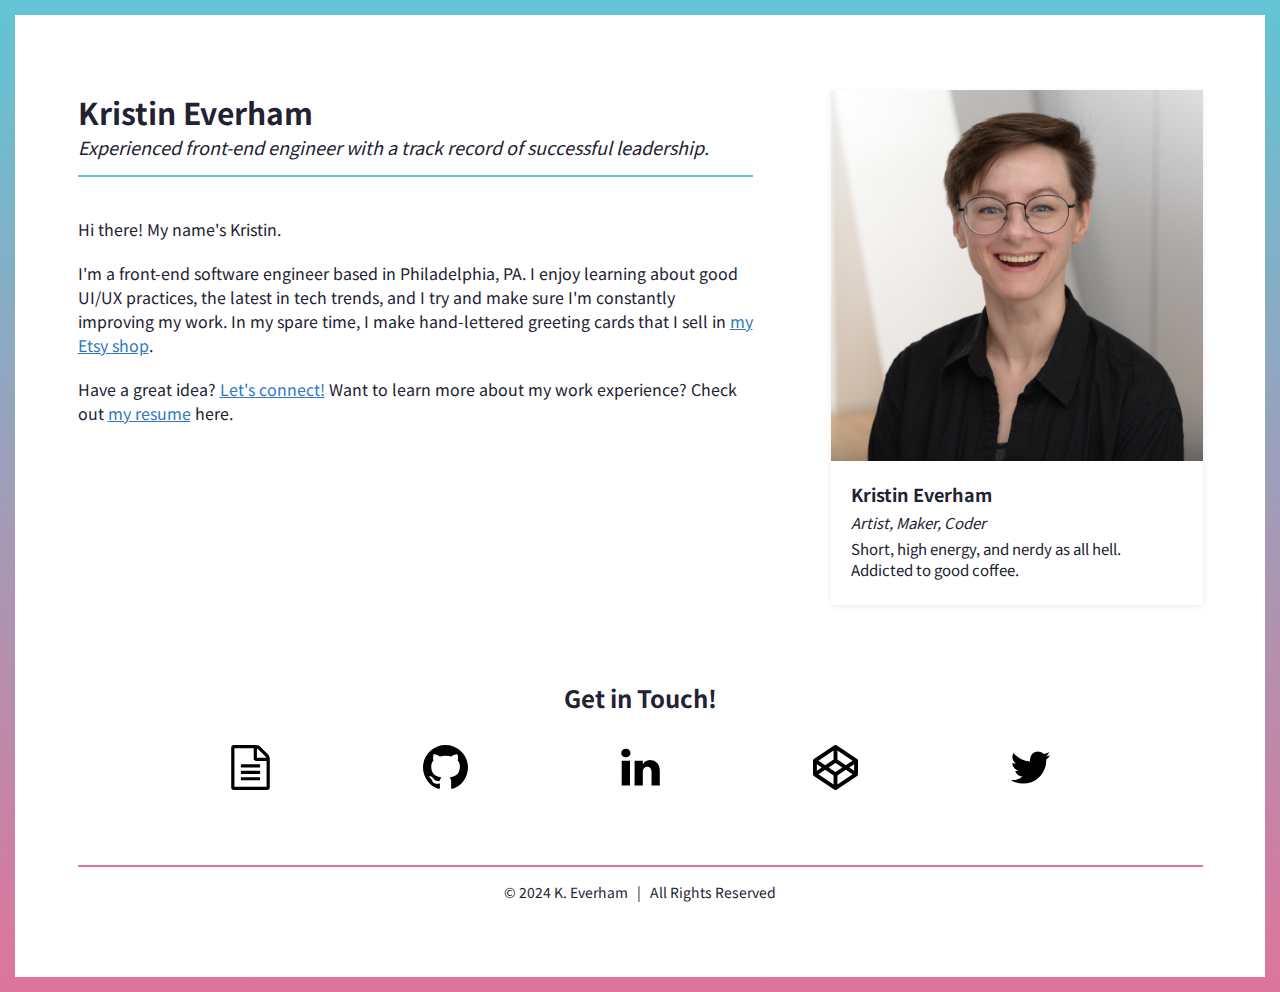
<file: index.html>
<!DOCTYPE html>
<html lang="en-US">
<head>
	<meta charset="utf-8">
	<title>Kristin Everham - Experienced front-end engineer with a track record of successful leadership.</title>
	<meta name="description" content="I'm a front-end engineer based out of Philadelphia, PA. I also do hand lettering and have an Etsy shop of greeting cards.">
	<meta name="author" content="Kristin Everham">
	<meta property="og:site_name" content="Kristin Everham Front-end Development and Hand Lettering"/>
	<meta property="og:title" content="Kristin Everham"/>
	<meta property="og:type" content="website"/>
	<meta property="og:image" content="https://www.kristineverham.com/images/KristinProfile.jpg"/>
	<link rel="shortcut icon" href="images/kbhfavicon.ico" />
	<meta name="viewport" content="width=device-width, initial-scale=1">

	<link rel="preconnect" href="https://fonts.gstatic.com">
	<link href="https://fonts.googleapis.com/css2?family=Noto+Sans+JP:wght@300;700&display=swap" rel="stylesheet">
	<link rel="stylesheet" href="styles/style.css" />
</head>

<body>

	<main class="u-inner">

		<div class="intro">
			<div class="intro__text">
				<h1 class="header__heading">
					<span class="header__heading-hero">Kristin Everham</span>
					<span class="header__heading-sub-line">Experienced front-end engineer with a track record of successful leadership.</span>
				</h1>

				<p>Hi there! My name's Kristin.</p>

				<p>I'm a front-end software engineer based in Philadelphia, PA. I enjoy learning about good UI/UX practices, the latest in tech trends, and I try and make sure I'm constantly improving my work. In my spare time, I make hand-lettered greeting cards that I sell in <a class="intro__link" href="http://hensonhandmade.etsy.com" target="_blank" rel="noopener noreferrer" title="Henson Handmade on Etsy">my Etsy shop</a>.</p>

				<p>Have a great idea? <a class="intro__link" href="mailto:kristin.everham@gmail.com">Let's connect!</a> Want to learn more about my work experience? Check out <a class="intro__link" href="Resume2024.pdf" title="Kristin Everham's resume" target="_blank">my resume</a> here.</p>
			</div>

			<div class="intro__card">
				<img class="intro__card-image" src="images/KristinProfile.jpg" alt="professional headshot of Kristin" />

				<p class="intro__card-info">
					<span class="intro__card-name">Kristin Everham</span>
					<span class="intro__card-role">Artist, Maker, Coder</span>
					<span>Short, high energy, and nerdy as all hell. Addicted to good coffee.</span>
				</p>

			</div>

		</div>
	</main>

	<footer class="footer">
		<div class="u-inner">

			<h2 class="u-section-title">Get in Touch!</h2>

			<div class="footer__social">

				<a class="footer__social-link" rel="noopener noreferrer" href="Resume2024.pdf" target="_blank" title="My Resume">
					<svg class="footer__social-icon" aria-label="Resume" viewBox="0 0 1792 1792" xmlns="http://www.w3.org/2000/svg" role="img">
						<path d="M1596 380q28 28 48 76t20 88v1152q0 40-28 68t-68 28h-1344q-40 0-68-28t-28-68v-1600q0-40 28-68t68-28h896q40 0 88 20t76 48zm-444-244v376h376q-10-29-22-41l-313-313q-12-12-41-22zm384 1528v-1024h-416q-40 0-68-28t-28-68v-416h-768v1536h1280zm-1024-864q0-14 9-23t23-9h704q14 0 23 9t9 23v64q0 14-9 23t-23 9h-704q-14 0-23-9t-9-23v-64zm736 224q14 0 23 9t9 23v64q0 14-9 23t-23 9h-704q-14 0-23-9t-9-23v-64q0-14 9-23t23-9h704zm0 256q14 0 23 9t9 23v64q0 14-9 23t-23 9h-704q-14 0-23-9t-9-23v-64q0-14 9-23t23-9h704z"/>
					</svg>
				</a>

				<a class="footer__social-link" rel="noopener noreferrer" href="https://github.com/alwayspork" target="_blank" title="GitHub">
					<svg class="footer__social-icon" aria-label="GitHub" viewBox="0 0 1024 1024" xmlns="http://www.w3.org/2000/svg" role="img">
						<path d="M8 0C3.58 0 0 3.58 0 8C0 11.54 2.29 14.53 5.47 15.59C5.87 15.66 6.02 15.42 6.02 15.21C6.02 15.02 6.01 14.39 6.01 13.72C4 14.09 3.48 13.23 3.32 12.78C3.23 12.55 2.84 11.84 2.5 11.65C2.22 11.5 1.82 11.13 2.49 11.12C3.12 11.11 3.57 11.7 3.72 11.94C4.44 13.15 5.59 12.81 6.05 12.6C6.12 12.08 6.33 11.73 6.56 11.53C4.78 11.33 2.92 10.64 2.92 7.58C2.92 6.71 3.23 5.99 3.74 5.43C3.66 5.23 3.38 4.41 3.82 3.31C3.82 3.31 4.49 3.1 6.02 4.13C6.66 3.95 7.34 3.86 8.02 3.86C8.7 3.86 9.38 3.95 10.02 4.13C11.55 3.09 12.22 3.31 12.22 3.31C12.66 4.41 12.38 5.23 12.3 5.43C12.81 5.99 13.12 6.7 13.12 7.58C13.12 10.65 11.25 11.33 9.47 11.53C9.76 11.78 10.01 12.26 10.01 13.01C10.01 14.08 10 14.94 10 15.21C10 15.42 10.15 15.67 10.55 15.59C13.71 14.53 16 11.53 16 8C16 3.58 12.42 0 8 0Z" transform="scale(64)"/>
					</svg>
				</a>

				<a class="footer__social-link" rel="noopener noreferrer" href="http://www.linkedin.com/in/kristineverham" target="_blank" title="LinkedIn">
					<svg class="footer__social-icon" aria-label="LinkedIn" viewBox="0 0 1792 1792" xmlns="http://www.w3.org/2000/svg" role="img">
						<path d="M477 625v991h-330v-991h330zm21-306q1 73-50.5 122t-135.5 49h-2q-82 0-132-49t-50-122q0-74 51.5-122.5t134.5-48.5 133 48.5 51 122.5zm1166 729v568h-329v-530q0-105-40.5-164.5t-126.5-59.5q-63 0-105.5 34.5t-63.5 85.5q-11 30-11 81v553h-329q2-399 2-647t-1-296l-1-48h329v144h-2q20-32 41-56t56.5-52 87-43.5 114.5-15.5q171 0 275 113.5t104 332.5z"/>
					</svg>
				</a>

				<a class="footer__social-link" rel="noopener noreferrer" href="http://codepen.io/artdork/" aria-label="Codepen" target="_blank" title="Codepen">
					<svg class="footer__social-icon" aria-label="Codepen" viewBox="0 0 1792 1792" xmlns="http://www.w3.org/2000/svg" role="img">
						<path d="M216 1169l603 402v-359l-334-223zm-62-144l193-129-193-129v258zm819 546l603-402-269-180-334 223v359zm-77-493l272-182-272-182-272 182zm-411-275l334-223v-359l-603 402zm960 93l193 129v-258zm-138-93l269-180-603-402v359zm485-180v546q0 41-34 64l-819 546q-21 13-43 13t-43-13l-819-546q-34-23-34-64v-546q0-41 34-64l819-546q21-13 43-13t43 13l819 546q34 23 34 64z"/>
					</svg>
				</a>

				<a class="footer__social-link" rel="noopener noreferrer" href="http://www.twitter.com/artdork" aria-label="Twitter" target="_blank" title="Twitter">
					<svg class="footer__social-icon" aria-label="Twitter" viewBox="0 0 1792 1792" xmlns="http://www.w3.org/2000/svg" role="img">
						<path d="M1684 408q-67 98-162 167 1 14 1 42 0 130-38 259.5t-115.5 248.5-184.5 210.5-258 146-323 54.5q-271 0-496-145 35 4 78 4 225 0 401-138-105-2-188-64.5t-114-159.5q33 5 61 5 43 0 85-11-112-23-185.5-111.5t-73.5-205.5v-4q68 38 146 41-66-44-105-115t-39-154q0-88 44-163 121 149 294.5 238.5t371.5 99.5q-8-38-8-74 0-134 94.5-228.5t228.5-94.5q140 0 236 102 109-21 205-78-37 115-142 178 93-10 186-50z"/>
					</svg>
				</a>
			</div>

			<p class="footer__copyright">
				&copy; 2024 K. Everham &nbsp; | &nbsp; All Rights Reserved
			</p>

		</div>
	</footer>

</body>
</html>
</file>
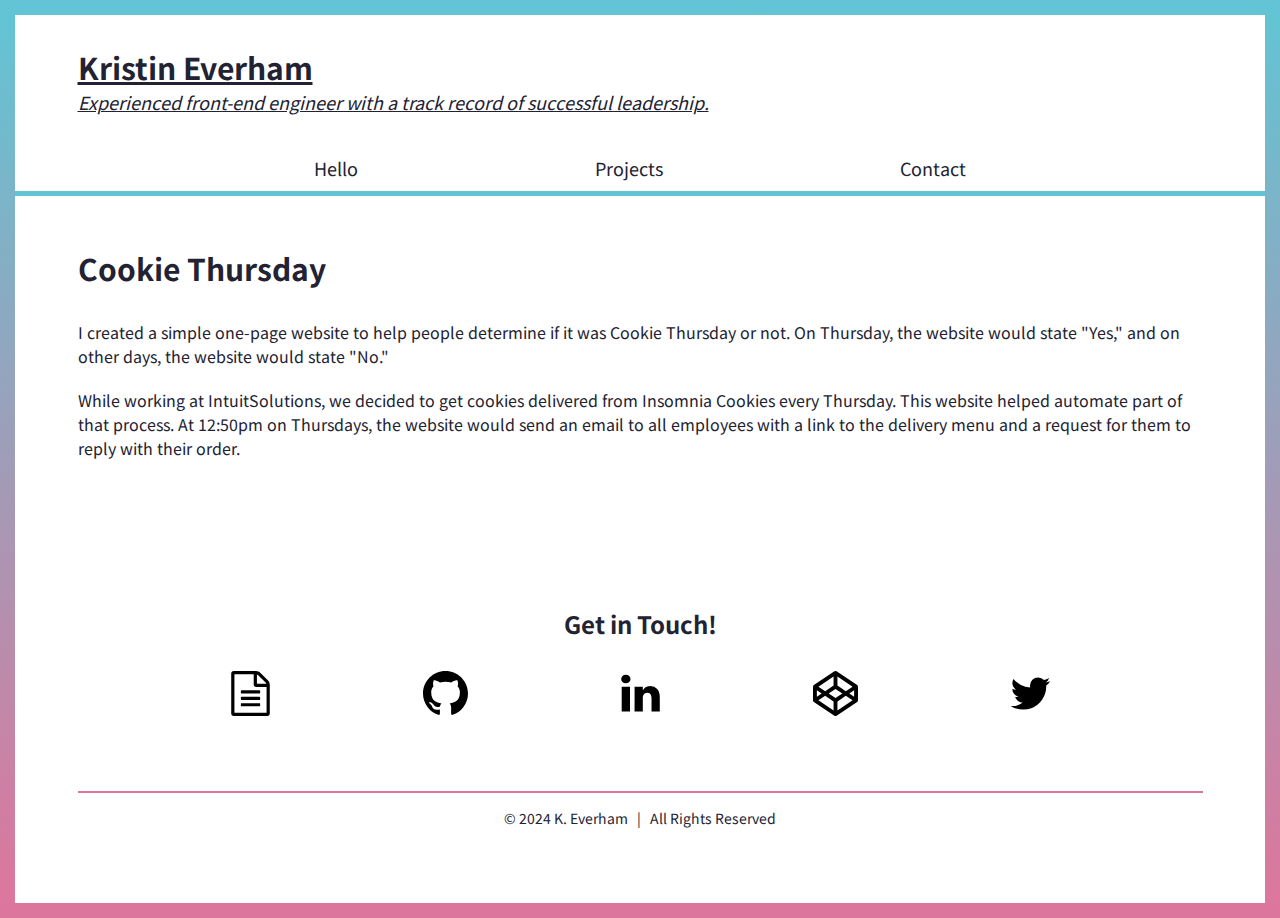
<file: work-cookie-thursday.html>
<!DOCTYPE html>
<html lang="en-US">
<head>
	<meta charset="utf-8">
	<title>Cookie Thursday One-Page Website | Work by Kristin Everham</title>
	<meta name="description" content="I'm a front-end engineer based out of Philadelphia, PA. I also do hand lettering, and have my own Etsy shop of greeting cards.">
	<meta name="author" content="Kristin Everham">
	<meta property="og:site_name" content="Kristin Everham Front-end Development and Hand Lettering"/>
	<meta property="og:title" content="Kristin Everham"/>
	<meta property="og:type" content="website"/>
	<meta property="og:image" content="https://www.kristineverham.com/images/cookiethurs-thumb.png"/>
	<link rel="shortcut icon" href="images/kbhfavicon.ico" />
	<meta name="viewport" content="width=device-width, initial-scale=1">

	<link rel="preconnect" href="https://fonts.gstatic.com">
	<link href="https://fonts.googleapis.com/css2?family=Noto+Sans+JP:wght@300;700&display=swap" rel="stylesheet">
	<link rel="stylesheet" href="styles/style.css" />
</head>

<body>

	<header class="header">
		<div class="u-inner">
			<a class="header__heading-link" href="/">
				<span class="header__heading-hero">Kristin Everham</span>
				<span class="header__heading-sub-line">Experienced front-end engineer with a track record of successful leadership.</span>
			</a>
		</div>
	</header>

	<nav class="navigation">
		<div class="u-inner">
			<ul class="navigation__list">
				<li class="navigation__list-item">
					<a class="navigation__link" href="/#hello">Hello</a>
				</li>
				<li class="navigation__list-item">
					<a class="navigation__link" href="/#projects">Projects</a>
				</li>
				<li class="navigation__list-item">
					<a class="navigation__link" href="/#contact">Contact</a>
				</li>
			</ul>
		</div>
	</nav>

	<main class="content-page">
		<div class="u-inner">

			<h1 class="u-section-title content-page__heading">Cookie Thursday</h1>

			<p class="content-page__text">I created a simple one-page website to help people determine if it was Cookie Thursday or not. On Thursday, the website would state "Yes," and on other days, the website would state "No."</p>

			<p class="content-page__text">While working at IntuitSolutions, we decided to get cookies delivered from Insomnia Cookies every Thursday. This website helped automate part of that process. At 12:50pm on Thursdays, the website would send an email to all employees with a link to the delivery menu and a request for them to reply with their order.</p>

		</div>
	</main>

	<footer class="footer">
		<div class="u-inner">

			<h2 class="u-section-title">Get in Touch!</h2>

			<div class="footer__social">

				<a class="footer__social-link" rel="noopener noreferrer" href="Resume2024.pdf" target="_blank" title="My Resume">
					<svg class="footer__social-icon" aria-label="Resume" viewBox="0 0 1792 1792" xmlns="http://www.w3.org/2000/svg" role="img">
						<path d="M1596 380q28 28 48 76t20 88v1152q0 40-28 68t-68 28h-1344q-40 0-68-28t-28-68v-1600q0-40 28-68t68-28h896q40 0 88 20t76 48zm-444-244v376h376q-10-29-22-41l-313-313q-12-12-41-22zm384 1528v-1024h-416q-40 0-68-28t-28-68v-416h-768v1536h1280zm-1024-864q0-14 9-23t23-9h704q14 0 23 9t9 23v64q0 14-9 23t-23 9h-704q-14 0-23-9t-9-23v-64zm736 224q14 0 23 9t9 23v64q0 14-9 23t-23 9h-704q-14 0-23-9t-9-23v-64q0-14 9-23t23-9h704zm0 256q14 0 23 9t9 23v64q0 14-9 23t-23 9h-704q-14 0-23-9t-9-23v-64q0-14 9-23t23-9h704z"/>
					</svg>
				</a>

				<a class="footer__social-link" rel="noopener noreferrer" href="https://github.com/alwayspork" target="_blank" title="GitHub">
					<svg class="footer__social-icon" aria-label="GitHub" viewBox="0 0 1024 1024" xmlns="http://www.w3.org/2000/svg" role="img">
						<path d="M8 0C3.58 0 0 3.58 0 8C0 11.54 2.29 14.53 5.47 15.59C5.87 15.66 6.02 15.42 6.02 15.21C6.02 15.02 6.01 14.39 6.01 13.72C4 14.09 3.48 13.23 3.32 12.78C3.23 12.55 2.84 11.84 2.5 11.65C2.22 11.5 1.82 11.13 2.49 11.12C3.12 11.11 3.57 11.7 3.72 11.94C4.44 13.15 5.59 12.81 6.05 12.6C6.12 12.08 6.33 11.73 6.56 11.53C4.78 11.33 2.92 10.64 2.92 7.58C2.92 6.71 3.23 5.99 3.74 5.43C3.66 5.23 3.38 4.41 3.82 3.31C3.82 3.31 4.49 3.1 6.02 4.13C6.66 3.95 7.34 3.86 8.02 3.86C8.7 3.86 9.38 3.95 10.02 4.13C11.55 3.09 12.22 3.31 12.22 3.31C12.66 4.41 12.38 5.23 12.3 5.43C12.81 5.99 13.12 6.7 13.12 7.58C13.12 10.65 11.25 11.33 9.47 11.53C9.76 11.78 10.01 12.26 10.01 13.01C10.01 14.08 10 14.94 10 15.21C10 15.42 10.15 15.67 10.55 15.59C13.71 14.53 16 11.53 16 8C16 3.58 12.42 0 8 0Z" transform="scale(64)"/>
					</svg>
				</a>

				<a class="footer__social-link" rel="noopener noreferrer" href="http://www.linkedin.com/in/kristineverham" target="_blank" title="LinkedIn">
					<svg class="footer__social-icon" aria-label="LinkedIn" viewBox="0 0 1792 1792" xmlns="http://www.w3.org/2000/svg" role="img">
						<path d="M477 625v991h-330v-991h330zm21-306q1 73-50.5 122t-135.5 49h-2q-82 0-132-49t-50-122q0-74 51.5-122.5t134.5-48.5 133 48.5 51 122.5zm1166 729v568h-329v-530q0-105-40.5-164.5t-126.5-59.5q-63 0-105.5 34.5t-63.5 85.5q-11 30-11 81v553h-329q2-399 2-647t-1-296l-1-48h329v144h-2q20-32 41-56t56.5-52 87-43.5 114.5-15.5q171 0 275 113.5t104 332.5z"/>
					</svg>
				</a>

				<a class="footer__social-link" rel="noopener noreferrer" href="http://codepen.io/artdork/" aria-label="Codepen" target="_blank" title="Codepen">
					<svg class="footer__social-icon" viewBox="0 0 1792 1792" xmlns="http://www.w3.org/2000/svg" role="img">
						<path d="M216 1169l603 402v-359l-334-223zm-62-144l193-129-193-129v258zm819 546l603-402-269-180-334 223v359zm-77-493l272-182-272-182-272 182zm-411-275l334-223v-359l-603 402zm960 93l193 129v-258zm-138-93l269-180-603-402v359zm485-180v546q0 41-34 64l-819 546q-21 13-43 13t-43-13l-819-546q-34-23-34-64v-546q0-41 34-64l819-546q21-13 43-13t43 13l819 546q34 23 34 64z"/>
					</svg>
				</a>

				<a class="footer__social-link" rel="noopener noreferrer" href="http://www.twitter.com/artdork" aria-label="Twitter" target="_blank" title="Twitter">
					<svg class="footer__social-icon" viewBox="0 0 1792 1792" xmlns="http://www.w3.org/2000/svg" role="img">
						<path d="M1684 408q-67 98-162 167 1 14 1 42 0 130-38 259.5t-115.5 248.5-184.5 210.5-258 146-323 54.5q-271 0-496-145 35 4 78 4 225 0 401-138-105-2-188-64.5t-114-159.5q33 5 61 5 43 0 85-11-112-23-185.5-111.5t-73.5-205.5v-4q68 38 146 41-66-44-105-115t-39-154q0-88 44-163 121 149 294.5 238.5t371.5 99.5q-8-38-8-74 0-134 94.5-228.5t228.5-94.5q140 0 236 102 109-21 205-78-37 115-142 178 93-10 186-50z"/>
					</svg>
				</a>
			</div>

			<p class="footer__copyright">
				&copy; 2024 K. Everham &nbsp; | &nbsp; All Rights Reserved
			</p>

		</div>
	</footer>

</body>
</html>
</file>
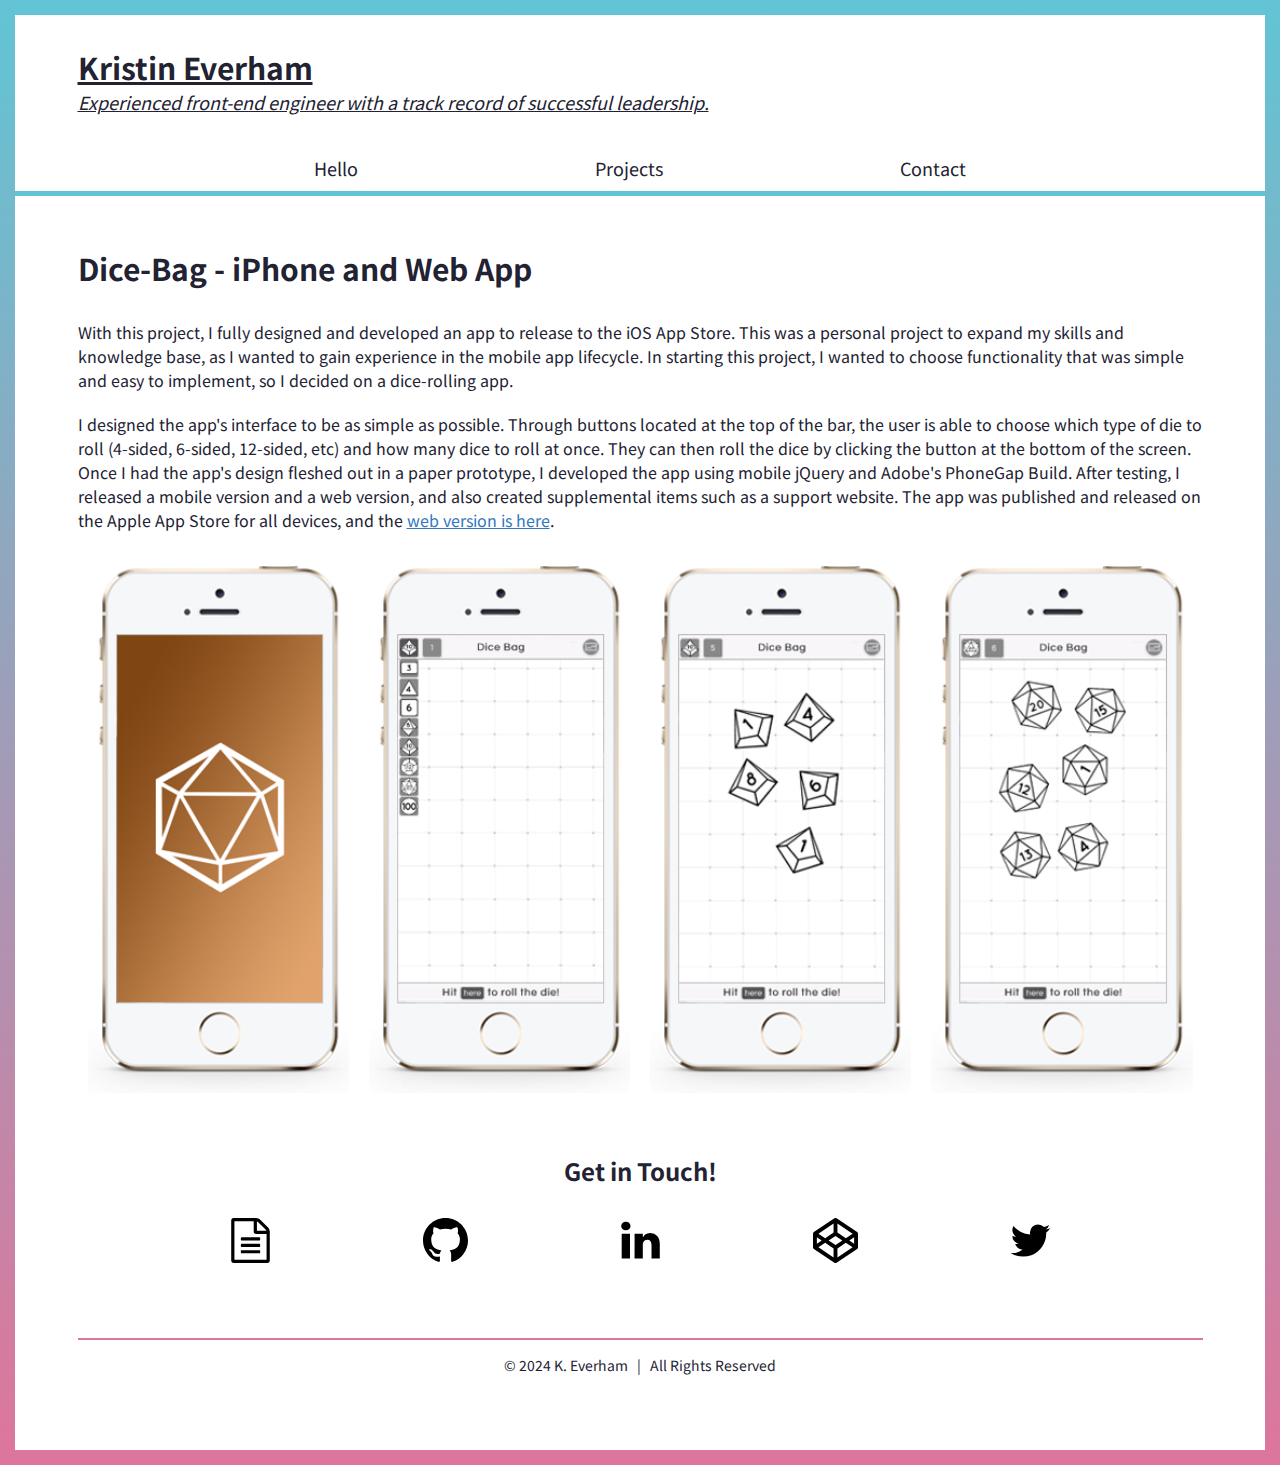
<file: work-dice-bag-app.html>
<!DOCTYPE html>
<html lang="en-US">
<head>
	<meta charset="utf-8">
	<title>Dice Bag App | Work by Kristin Everham</title>
	<meta name="description" content="I'm a front-end engineer based out of Philadelphia, PA. I also do hand lettering, and have my own Etsy shop of greeting cards.">
	<meta name="author" content="Kristin Everham">
	<meta property="og:site_name" content="Kristin Everham Front-end Development and Hand Lettering"/>
	<meta property="og:title" content="Kristin Everham"/>
	<meta property="og:type" content="website"/>
	<meta property="og:image" content="https://www.kristineverham.com/images/dice-thumb.png"/>
	<link rel="shortcut icon" href="images/kbhfavicon.ico" />
	<meta name="viewport" content="width=device-width, initial-scale=1">

	<link rel="preconnect" href="https://fonts.gstatic.com">
	<link href="https://fonts.googleapis.com/css2?family=Noto+Sans+JP:wght@300;700&display=swap" rel="stylesheet">
	<link rel="stylesheet" href="styles/style.css" />
</head>

<body>

	<header class="header">
		<div class="u-inner">
			<a class="header__heading-link" href="/">
				<span class="header__heading-hero">Kristin Everham</span>
				<span class="header__heading-sub-line">Experienced front-end engineer with a track record of successful leadership.</span>
			</a>
		</div>
	</header>

	<nav class="navigation">
		<div class="u-inner">
			<ul class="navigation__list">
				<li class="navigation__list-item">
					<a class="navigation__link" href="/#hello">Hello</a>
				</li>
				<li class="navigation__list-item">
					<a class="navigation__link" href="/#projects">Projects</a>
				</li>
				<li class="navigation__list-item">
					<a class="navigation__link" href="/#contact">Contact</a>
				</li>
			</ul>
		</div>
	</nav>

	<main class="content-page">
		<div class="u-inner">

			<h1 class="u-section-title content-page__heading">Dice-Bag - iPhone and Web App</h1>

			<p class="content-page__text">With this project, I fully designed and developed an app to release to the iOS App Store. This was a personal project to expand my skills and knowledge base, as I wanted to gain experience in the mobile app lifecycle. In starting this project, I wanted to choose functionality that was simple and easy to implement, so I decided on a dice-rolling app.</p>

			<p class="content-page__text">I designed the app's interface to be as simple as possible. Through buttons located at the top of the bar, the user is able to choose which type of die to roll (4-sided, 6-sided, 12-sided, etc) and how many dice to roll at once. They can then roll the dice by clicking the button at the bottom of the screen. Once I had the app's design fleshed out in a paper prototype, I developed the app using mobile jQuery and Adobe's PhoneGap Build. After testing, I released a mobile version and a web version, and also created supplemental items such as a support website. The app was published and released on the Apple App Store for all devices, and the <a class="content-page__link" href="https://romantic-panini-169a45.netlify.app/" rel="noopener noreferrer" title="Dice-Bag Web App">web version is here</a>.</p>

			<p class="u-row content-page__text">
				<img class="u-column u-column--half u-column--quarter-at-medium" src="images/work/dicebagload.png" alt="Dice-Bag splash screen" />
				<img class="u-column u-column--half u-column--quarter-at-medium" src="images/work/dicebagmenu.png" alt="Dice-Bag menu drop-downs" />
				<img class="u-column u-column--half u-column--quarter-at-medium" src="images/work/dicebag10.png" alt="rolling multiple 10-sided dice" />
				<img class="u-column u-column--half u-column--quarter-at-medium" src="images/work/dicebag20.png" alt="rolling multiple 20-sided dice" />
			</p>

		</div>
	</main>

	<footer class="footer">
		<div class="u-inner">

			<h2 class="u-section-title">Get in Touch!</h2>

			<div class="footer__social">

				<a class="footer__social-link" rel="noopener noreferrer" href="Resume2024.pdf" target="_blank" title="My Resume">
					<svg class="footer__social-icon" aria-label="Resume" viewBox="0 0 1792 1792" xmlns="http://www.w3.org/2000/svg" role="img">
						<path d="M1596 380q28 28 48 76t20 88v1152q0 40-28 68t-68 28h-1344q-40 0-68-28t-28-68v-1600q0-40 28-68t68-28h896q40 0 88 20t76 48zm-444-244v376h376q-10-29-22-41l-313-313q-12-12-41-22zm384 1528v-1024h-416q-40 0-68-28t-28-68v-416h-768v1536h1280zm-1024-864q0-14 9-23t23-9h704q14 0 23 9t9 23v64q0 14-9 23t-23 9h-704q-14 0-23-9t-9-23v-64zm736 224q14 0 23 9t9 23v64q0 14-9 23t-23 9h-704q-14 0-23-9t-9-23v-64q0-14 9-23t23-9h704zm0 256q14 0 23 9t9 23v64q0 14-9 23t-23 9h-704q-14 0-23-9t-9-23v-64q0-14 9-23t23-9h704z"/>
					</svg>
				</a>

				<a class="footer__social-link" rel="noopener noreferrer" href="https://github.com/alwayspork" target="_blank" title="GitHub">
					<svg class="footer__social-icon" aria-label="GitHub" viewBox="0 0 1024 1024" xmlns="http://www.w3.org/2000/svg" role="img">
						<path d="M8 0C3.58 0 0 3.58 0 8C0 11.54 2.29 14.53 5.47 15.59C5.87 15.66 6.02 15.42 6.02 15.21C6.02 15.02 6.01 14.39 6.01 13.72C4 14.09 3.48 13.23 3.32 12.78C3.23 12.55 2.84 11.84 2.5 11.65C2.22 11.5 1.82 11.13 2.49 11.12C3.12 11.11 3.57 11.7 3.72 11.94C4.44 13.15 5.59 12.81 6.05 12.6C6.12 12.08 6.33 11.73 6.56 11.53C4.78 11.33 2.92 10.64 2.92 7.58C2.92 6.71 3.23 5.99 3.74 5.43C3.66 5.23 3.38 4.41 3.82 3.31C3.82 3.31 4.49 3.1 6.02 4.13C6.66 3.95 7.34 3.86 8.02 3.86C8.7 3.86 9.38 3.95 10.02 4.13C11.55 3.09 12.22 3.31 12.22 3.31C12.66 4.41 12.38 5.23 12.3 5.43C12.81 5.99 13.12 6.7 13.12 7.58C13.12 10.65 11.25 11.33 9.47 11.53C9.76 11.78 10.01 12.26 10.01 13.01C10.01 14.08 10 14.94 10 15.21C10 15.42 10.15 15.67 10.55 15.59C13.71 14.53 16 11.53 16 8C16 3.58 12.42 0 8 0Z" transform="scale(64)"/>
					</svg>
				</a>

				<a class="footer__social-link" rel="noopener noreferrer" href="http://www.linkedin.com/in/kristineverham" target="_blank" title="LinkedIn">
					<svg class="footer__social-icon" aria-label="LinkedIn" viewBox="0 0 1792 1792" xmlns="http://www.w3.org/2000/svg" role="img">
						<path d="M477 625v991h-330v-991h330zm21-306q1 73-50.5 122t-135.5 49h-2q-82 0-132-49t-50-122q0-74 51.5-122.5t134.5-48.5 133 48.5 51 122.5zm1166 729v568h-329v-530q0-105-40.5-164.5t-126.5-59.5q-63 0-105.5 34.5t-63.5 85.5q-11 30-11 81v553h-329q2-399 2-647t-1-296l-1-48h329v144h-2q20-32 41-56t56.5-52 87-43.5 114.5-15.5q171 0 275 113.5t104 332.5z"/>
					</svg>
				</a>

				<a class="footer__social-link" rel="noopener noreferrer" href="http://codepen.io/artdork/" aria-label="Codepen" target="_blank" title="Codepen">
					<svg class="footer__social-icon" viewBox="0 0 1792 1792" xmlns="http://www.w3.org/2000/svg" role="img">
						<path d="M216 1169l603 402v-359l-334-223zm-62-144l193-129-193-129v258zm819 546l603-402-269-180-334 223v359zm-77-493l272-182-272-182-272 182zm-411-275l334-223v-359l-603 402zm960 93l193 129v-258zm-138-93l269-180-603-402v359zm485-180v546q0 41-34 64l-819 546q-21 13-43 13t-43-13l-819-546q-34-23-34-64v-546q0-41 34-64l819-546q21-13 43-13t43 13l819 546q34 23 34 64z"/>
					</svg>
				</a>

				<a class="footer__social-link" rel="noopener noreferrer" href="http://www.twitter.com/artdork" aria-label="Twitter" target="_blank" title="Twitter">
					<svg class="footer__social-icon" viewBox="0 0 1792 1792" xmlns="http://www.w3.org/2000/svg" role="img">
						<path d="M1684 408q-67 98-162 167 1 14 1 42 0 130-38 259.5t-115.5 248.5-184.5 210.5-258 146-323 54.5q-271 0-496-145 35 4 78 4 225 0 401-138-105-2-188-64.5t-114-159.5q33 5 61 5 43 0 85-11-112-23-185.5-111.5t-73.5-205.5v-4q68 38 146 41-66-44-105-115t-39-154q0-88 44-163 121 149 294.5 238.5t371.5 99.5q-8-38-8-74 0-134 94.5-228.5t228.5-94.5q140 0 236 102 109-21 205-78-37 115-142 178 93-10 186-50z"/>
					</svg>
				</a>
			</div>

			<p class="footer__copyright">
				&copy; 2024 K. Everham &nbsp; | &nbsp; All Rights Reserved
			</p>

		</div>
	</footer>

</body>
</html>
</file>
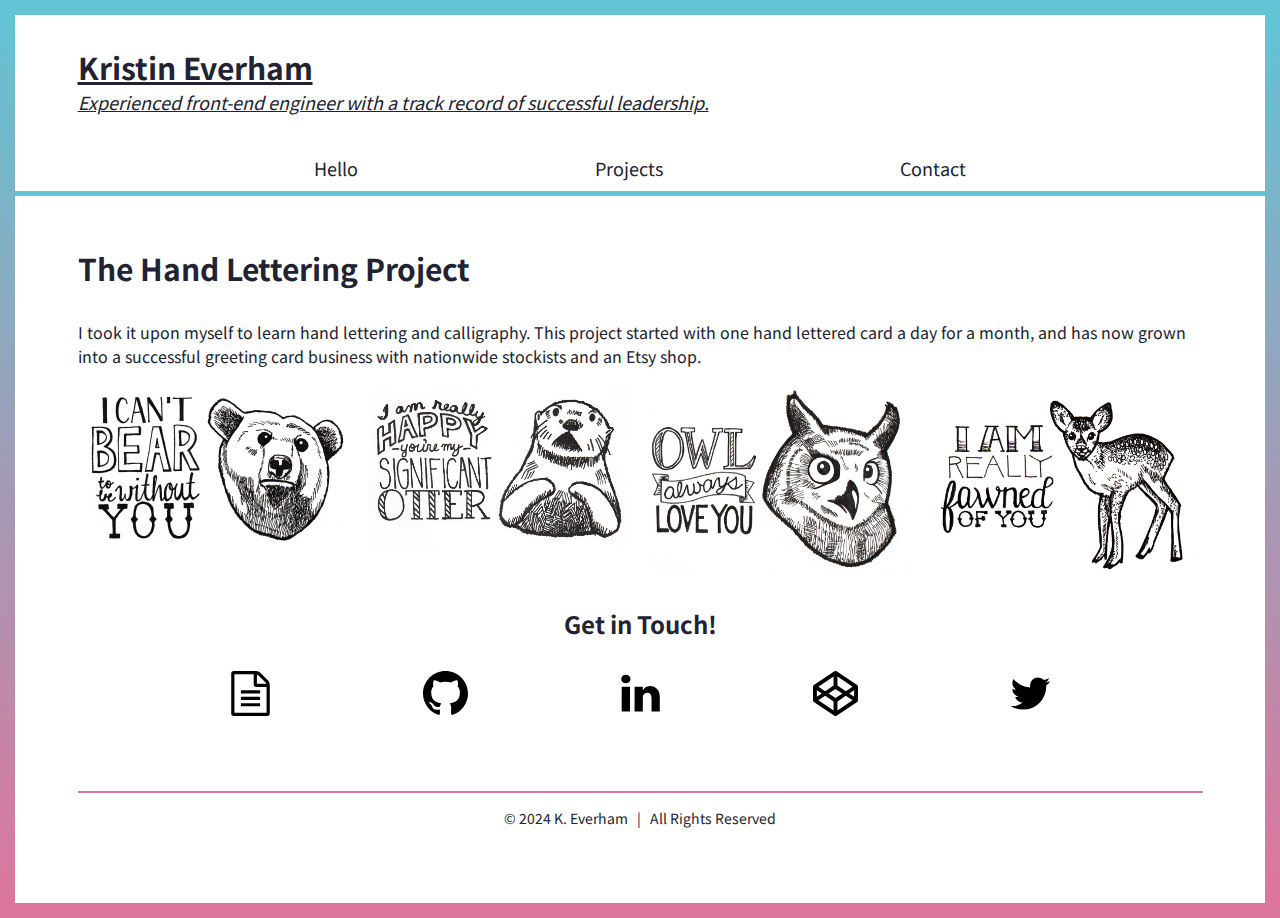
<file: work-hand-lettering.html>
<!DOCTYPE html>
<html lang="en-US">
<head>
	<meta charset="utf-8">
	<title>Hand Lettering and Illustration Project | Work by Kristin Everham</title>
	<meta name="description" content="I'm a front-end engineer based out of Philadelphia, PA. I also do hand lettering, and have my own Etsy shop of greeting cards.">
	<meta name="author" content="Kristin Everham">
	<meta property="og:site_name" content="Kristin Everham Front-end Development and Hand Lettering"/>
	<meta property="og:title" content="Kristin Everham"/>
	<meta property="og:type" content="website"/>
	<meta property="og:image" content="https://www.kristineverham.com/images/lettering-thumb.png"/>
	<link rel="shortcut icon" href="images/kbhfavicon.ico" />
	<meta name="viewport" content="width=device-width, initial-scale=1">

	<link rel="preconnect" href="https://fonts.gstatic.com">
	<link href="https://fonts.googleapis.com/css2?family=Noto+Sans+JP:wght@300;700&display=swap" rel="stylesheet">
	<link rel="stylesheet" href="styles/style.css" />
</head>

<body>

	<header class="header">
		<div class="u-inner">
			<a class="header__heading-link" href="/">
				<span class="header__heading-hero">Kristin Everham</span>
				<span class="header__heading-sub-line">Experienced front-end engineer with a track record of successful leadership.</span>
			</a>
		</div>
	</header>

	<nav class="navigation">
		<div class="u-inner">
			<ul class="navigation__list">
				<li class="navigation__list-item">
					<a class="navigation__link" href="/#hello">Hello</a>
				</li>
				<li class="navigation__list-item">
					<a class="navigation__link" href="/#projects">Projects</a>
				</li>
				<li class="navigation__list-item">
					<a class="navigation__link" href="/#contact">Contact</a>
				</li>
			</ul>
		</div>
	</nav>

	<main class="content-page">
		<div class="u-inner">

			<h1 class="u-section-title content-page__heading">The Hand Lettering Project</h1>

			<p class="content-page__text">I took it upon myself to learn hand lettering and calligraphy. This project started with one hand lettered card a day for a month, and has now grown into a successful greeting card business with nationwide stockists and an Etsy shop.</p>

			<p class="content-page__text">
				<img class="u-column u-column--half u-column--quarter-at-medium" src="images/work/bear.jpg" title="Hand Lettering - Bear" />
				<img class="u-column u-column--half u-column--quarter-at-medium" src="images/work/otter.jpg" title="Hand Lettering - Otter" />
				<img class="u-column u-column--half u-column--quarter-at-medium" src="images/work/owl.jpg" title="Hand Lettering - Owl" />
				<img class="u-column u-column--half u-column--quarter-at-medium" src="images/work/fawn.jpg" title="Hand Lettering - Fawn" />
			</p>

		</div>
	</main>

	<footer class="footer">
		<div class="u-inner">

			<h2 class="u-section-title">Get in Touch!</h2>

			<div class="footer__social">

				<a class="footer__social-link" rel="noopener noreferrer" href="Resume2024.pdf" target="_blank" title="My Resume">
					<svg class="footer__social-icon" aria-label="Resume" viewBox="0 0 1792 1792" xmlns="http://www.w3.org/2000/svg" role="img">
						<path d="M1596 380q28 28 48 76t20 88v1152q0 40-28 68t-68 28h-1344q-40 0-68-28t-28-68v-1600q0-40 28-68t68-28h896q40 0 88 20t76 48zm-444-244v376h376q-10-29-22-41l-313-313q-12-12-41-22zm384 1528v-1024h-416q-40 0-68-28t-28-68v-416h-768v1536h1280zm-1024-864q0-14 9-23t23-9h704q14 0 23 9t9 23v64q0 14-9 23t-23 9h-704q-14 0-23-9t-9-23v-64zm736 224q14 0 23 9t9 23v64q0 14-9 23t-23 9h-704q-14 0-23-9t-9-23v-64q0-14 9-23t23-9h704zm0 256q14 0 23 9t9 23v64q0 14-9 23t-23 9h-704q-14 0-23-9t-9-23v-64q0-14 9-23t23-9h704z"/>
					</svg>
				</a>

				<a class="footer__social-link" rel="noopener noreferrer" href="https://github.com/alwayspork" target="_blank" title="GitHub">
					<svg class="footer__social-icon" aria-label="GitHub" viewBox="0 0 1024 1024" xmlns="http://www.w3.org/2000/svg" role="img">
						<path d="M8 0C3.58 0 0 3.58 0 8C0 11.54 2.29 14.53 5.47 15.59C5.87 15.66 6.02 15.42 6.02 15.21C6.02 15.02 6.01 14.39 6.01 13.72C4 14.09 3.48 13.23 3.32 12.78C3.23 12.55 2.84 11.84 2.5 11.65C2.22 11.5 1.82 11.13 2.49 11.12C3.12 11.11 3.57 11.7 3.72 11.94C4.44 13.15 5.59 12.81 6.05 12.6C6.12 12.08 6.33 11.73 6.56 11.53C4.78 11.33 2.92 10.64 2.92 7.58C2.92 6.71 3.23 5.99 3.74 5.43C3.66 5.23 3.38 4.41 3.82 3.31C3.82 3.31 4.49 3.1 6.02 4.13C6.66 3.95 7.34 3.86 8.02 3.86C8.7 3.86 9.38 3.95 10.02 4.13C11.55 3.09 12.22 3.31 12.22 3.31C12.66 4.41 12.38 5.23 12.3 5.43C12.81 5.99 13.12 6.7 13.12 7.58C13.12 10.65 11.25 11.33 9.47 11.53C9.76 11.78 10.01 12.26 10.01 13.01C10.01 14.08 10 14.94 10 15.21C10 15.42 10.15 15.67 10.55 15.59C13.71 14.53 16 11.53 16 8C16 3.58 12.42 0 8 0Z" transform="scale(64)"/>
					</svg>
				</a>

				<a class="footer__social-link" rel="noopener noreferrer" href="http://www.linkedin.com/in/kristineverham" target="_blank" title="LinkedIn">
					<svg class="footer__social-icon" aria-label="LinkedIn" viewBox="0 0 1792 1792" xmlns="http://www.w3.org/2000/svg" role="img">
						<path d="M477 625v991h-330v-991h330zm21-306q1 73-50.5 122t-135.5 49h-2q-82 0-132-49t-50-122q0-74 51.5-122.5t134.5-48.5 133 48.5 51 122.5zm1166 729v568h-329v-530q0-105-40.5-164.5t-126.5-59.5q-63 0-105.5 34.5t-63.5 85.5q-11 30-11 81v553h-329q2-399 2-647t-1-296l-1-48h329v144h-2q20-32 41-56t56.5-52 87-43.5 114.5-15.5q171 0 275 113.5t104 332.5z"/>
					</svg>
				</a>

				<a class="footer__social-link" rel="noopener noreferrer" href="http://codepen.io/artdork/" aria-label="Codepen" target="_blank" title="Codepen">
					<svg class="footer__social-icon" viewBox="0 0 1792 1792" xmlns="http://www.w3.org/2000/svg" role="img">
						<path d="M216 1169l603 402v-359l-334-223zm-62-144l193-129-193-129v258zm819 546l603-402-269-180-334 223v359zm-77-493l272-182-272-182-272 182zm-411-275l334-223v-359l-603 402zm960 93l193 129v-258zm-138-93l269-180-603-402v359zm485-180v546q0 41-34 64l-819 546q-21 13-43 13t-43-13l-819-546q-34-23-34-64v-546q0-41 34-64l819-546q21-13 43-13t43 13l819 546q34 23 34 64z"/>
					</svg>
				</a>

				<a class="footer__social-link" rel="noopener noreferrer" href="http://www.twitter.com/artdork" aria-label="Twitter" target="_blank" title="Twitter">
					<svg class="footer__social-icon" viewBox="0 0 1792 1792" xmlns="http://www.w3.org/2000/svg" role="img">
						<path d="M1684 408q-67 98-162 167 1 14 1 42 0 130-38 259.5t-115.5 248.5-184.5 210.5-258 146-323 54.5q-271 0-496-145 35 4 78 4 225 0 401-138-105-2-188-64.5t-114-159.5q33 5 61 5 43 0 85-11-112-23-185.5-111.5t-73.5-205.5v-4q68 38 146 41-66-44-105-115t-39-154q0-88 44-163 121 149 294.5 238.5t371.5 99.5q-8-38-8-74 0-134 94.5-228.5t228.5-94.5q140 0 236 102 109-21 205-78-37 115-142 178 93-10 186-50z"/>
					</svg>
				</a>
			</div>

			<p class="footer__copyright">
				&copy; 2024 K. Everham &nbsp; | &nbsp; All Rights Reserved
			</p>

		</div>
	</footer>

</body>
</html>
</file>
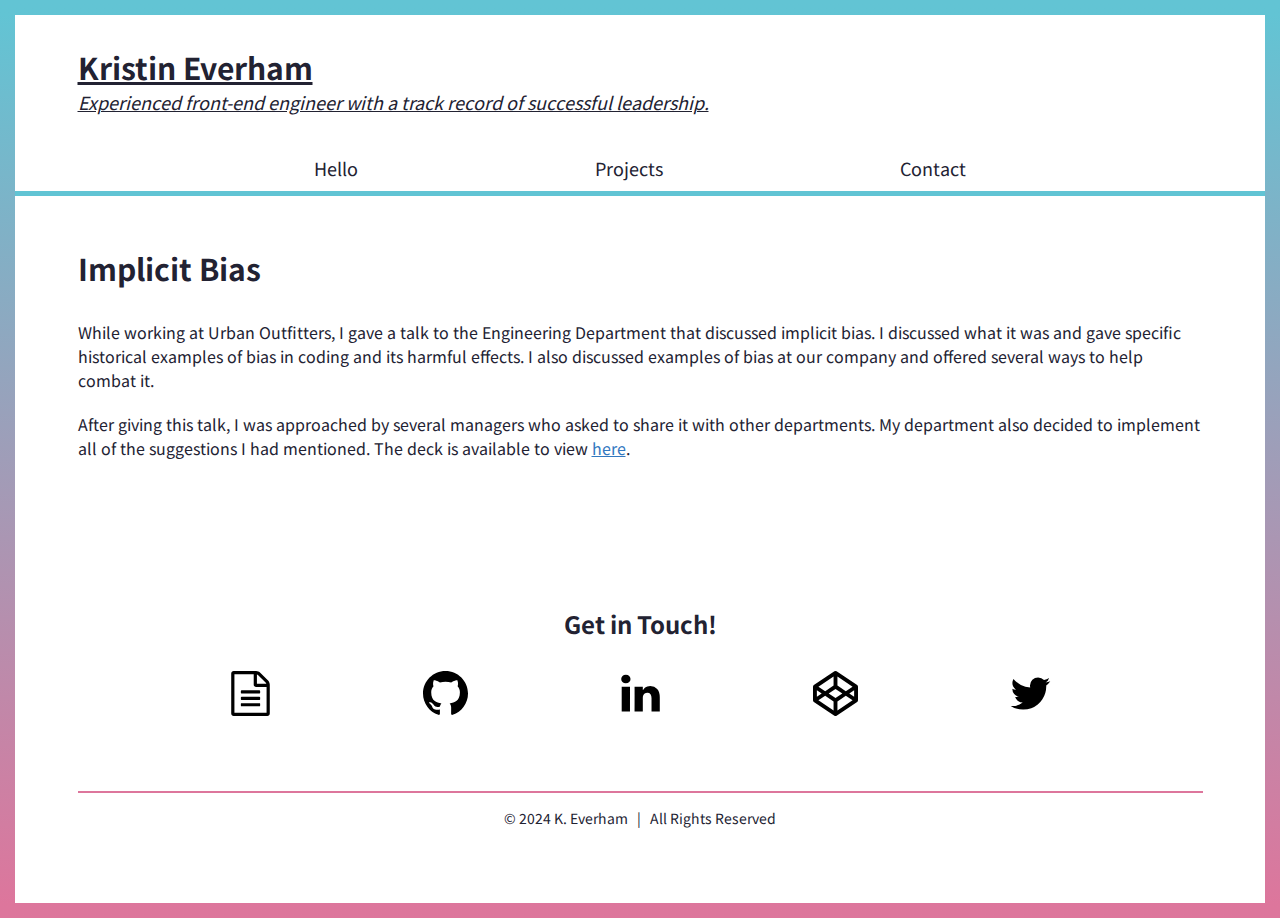
<file: work-implicit-bias.html>
<!DOCTYPE html>
<html lang="en-US">
<head>
	<meta charset="utf-8">
	<title>Implicit Bias Slide Deck | Work by Kristin Everham</title>
	<meta name="description" content="I'm a front-end engineer based out of Philadelphia, PA. I also do hand lettering, and have my own Etsy shop of greeting cards.">
	<meta name="author" content="Kristin Everham">
	<meta property="og:site_name" content="Kristin Everham Front-end Development and Hand Lettering"/>
	<meta property="og:title" content="Kristin Everham"/>
	<meta property="og:type" content="website"/>
	<meta property="og:image" content="https://www.kristineverham.com/images/cookiethurs-thumb.png"/>
	<link rel="shortcut icon" href="images/kbhfavicon.ico" />
	<meta name="viewport" content="width=device-width, initial-scale=1">

	<link rel="preconnect" href="https://fonts.gstatic.com">
	<link href="https://fonts.googleapis.com/css2?family=Noto+Sans+JP:wght@300;700&display=swap" rel="stylesheet">
	<link rel="stylesheet" href="styles/style.css" />
</head>

<body>

	<header class="header">
		<div class="u-inner">
			<a class="header__heading-link" href="/">
				<span class="header__heading-hero">Kristin Everham</span>
				<span class="header__heading-sub-line">Experienced front-end engineer with a track record of successful leadership.</span>
			</a>
		</div>
	</header>

	<nav class="navigation">
		<div class="u-inner">
			<ul class="navigation__list">
				<li class="navigation__list-item">
					<a class="navigation__link" href="/#hello">Hello</a>
				</li>
				<li class="navigation__list-item">
					<a class="navigation__link" href="/#projects">Projects</a>
				</li>
				<li class="navigation__list-item">
					<a class="navigation__link" href="/#contact">Contact</a>
				</li>
			</ul>
		</div>
	</nav>

	<main class="content-page">
		<div class="u-inner">

			<h1 class="u-section-title content-page__heading">Implicit Bias</h1>

			<p class="content-page__text">While working at Urban Outfitters, I gave a talk to the Engineering Department that discussed implicit bias. I discussed what it was and gave specific historical examples of bias in coding and its harmful effects. I also discussed examples of bias at our company and offered several ways to help combat it.</p>

			<p class="content-page__text">After giving this talk, I was approached by several managers who asked to share it with other departments. My department also decided to implement all of the suggestions I had mentioned. The deck is available to view <a class="content-page__link" href="https://docs.google.com/presentation/d/1d1Ss4fC2a0ezzjKwzSaSk_p_o2gKtau2iO7jCKnIGeM/edit?usp=sharing" title="Slide deck on implicit bias, hosted on Google Drive" target="_blank" rel="noopener noreferrer">here</a>.</p>

		</div>
	</main>

	<footer class="footer">
		<div class="u-inner">

			<h2 class="u-section-title">Get in Touch!</h2>

			<div class="footer__social">

				<a class="footer__social-link" rel="noopener noreferrer" href="Resume2024.pdf" target="_blank" title="My Resume">
					<svg class="footer__social-icon" aria-label="Resume" viewBox="0 0 1792 1792" xmlns="http://www.w3.org/2000/svg" role="img">
						<path d="M1596 380q28 28 48 76t20 88v1152q0 40-28 68t-68 28h-1344q-40 0-68-28t-28-68v-1600q0-40 28-68t68-28h896q40 0 88 20t76 48zm-444-244v376h376q-10-29-22-41l-313-313q-12-12-41-22zm384 1528v-1024h-416q-40 0-68-28t-28-68v-416h-768v1536h1280zm-1024-864q0-14 9-23t23-9h704q14 0 23 9t9 23v64q0 14-9 23t-23 9h-704q-14 0-23-9t-9-23v-64zm736 224q14 0 23 9t9 23v64q0 14-9 23t-23 9h-704q-14 0-23-9t-9-23v-64q0-14 9-23t23-9h704zm0 256q14 0 23 9t9 23v64q0 14-9 23t-23 9h-704q-14 0-23-9t-9-23v-64q0-14 9-23t23-9h704z"/>
					</svg>
				</a>

				<a class="footer__social-link" rel="noopener noreferrer" href="https://github.com/alwayspork" target="_blank" title="GitHub">
					<svg class="footer__social-icon" aria-label="GitHub" viewBox="0 0 1024 1024" xmlns="http://www.w3.org/2000/svg" role="img">
						<path d="M8 0C3.58 0 0 3.58 0 8C0 11.54 2.29 14.53 5.47 15.59C5.87 15.66 6.02 15.42 6.02 15.21C6.02 15.02 6.01 14.39 6.01 13.72C4 14.09 3.48 13.23 3.32 12.78C3.23 12.55 2.84 11.84 2.5 11.65C2.22 11.5 1.82 11.13 2.49 11.12C3.12 11.11 3.57 11.7 3.72 11.94C4.44 13.15 5.59 12.81 6.05 12.6C6.12 12.08 6.33 11.73 6.56 11.53C4.78 11.33 2.92 10.64 2.92 7.58C2.92 6.71 3.23 5.99 3.74 5.43C3.66 5.23 3.38 4.41 3.82 3.31C3.82 3.31 4.49 3.1 6.02 4.13C6.66 3.95 7.34 3.86 8.02 3.86C8.7 3.86 9.38 3.95 10.02 4.13C11.55 3.09 12.22 3.31 12.22 3.31C12.66 4.41 12.38 5.23 12.3 5.43C12.81 5.99 13.12 6.7 13.12 7.58C13.12 10.65 11.25 11.33 9.47 11.53C9.76 11.78 10.01 12.26 10.01 13.01C10.01 14.08 10 14.94 10 15.21C10 15.42 10.15 15.67 10.55 15.59C13.71 14.53 16 11.53 16 8C16 3.58 12.42 0 8 0Z" transform="scale(64)"/>
					</svg>
				</a>

				<a class="footer__social-link" rel="noopener noreferrer" href="http://www.linkedin.com/in/kristineverham" target="_blank" title="LinkedIn">
					<svg class="footer__social-icon" aria-label="LinkedIn" viewBox="0 0 1792 1792" xmlns="http://www.w3.org/2000/svg" role="img">
						<path d="M477 625v991h-330v-991h330zm21-306q1 73-50.5 122t-135.5 49h-2q-82 0-132-49t-50-122q0-74 51.5-122.5t134.5-48.5 133 48.5 51 122.5zm1166 729v568h-329v-530q0-105-40.5-164.5t-126.5-59.5q-63 0-105.5 34.5t-63.5 85.5q-11 30-11 81v553h-329q2-399 2-647t-1-296l-1-48h329v144h-2q20-32 41-56t56.5-52 87-43.5 114.5-15.5q171 0 275 113.5t104 332.5z"/>
					</svg>
				</a>

				<a class="footer__social-link" rel="noopener noreferrer" href="http://codepen.io/artdork/" aria-label="Codepen" target="_blank" title="Codepen">
					<svg class="footer__social-icon" viewBox="0 0 1792 1792" xmlns="http://www.w3.org/2000/svg" role="img">
						<path d="M216 1169l603 402v-359l-334-223zm-62-144l193-129-193-129v258zm819 546l603-402-269-180-334 223v359zm-77-493l272-182-272-182-272 182zm-411-275l334-223v-359l-603 402zm960 93l193 129v-258zm-138-93l269-180-603-402v359zm485-180v546q0 41-34 64l-819 546q-21 13-43 13t-43-13l-819-546q-34-23-34-64v-546q0-41 34-64l819-546q21-13 43-13t43 13l819 546q34 23 34 64z"/>
					</svg>
				</a>

				<a class="footer__social-link" rel="noopener noreferrer" href="http://www.twitter.com/artdork" aria-label="Twitter" target="_blank" title="Twitter">
					<svg class="footer__social-icon" viewBox="0 0 1792 1792" xmlns="http://www.w3.org/2000/svg" role="img">
						<path d="M1684 408q-67 98-162 167 1 14 1 42 0 130-38 259.5t-115.5 248.5-184.5 210.5-258 146-323 54.5q-271 0-496-145 35 4 78 4 225 0 401-138-105-2-188-64.5t-114-159.5q33 5 61 5 43 0 85-11-112-23-185.5-111.5t-73.5-205.5v-4q68 38 146 41-66-44-105-115t-39-154q0-88 44-163 121 149 294.5 238.5t371.5 99.5q-8-38-8-74 0-134 94.5-228.5t228.5-94.5q140 0 236 102 109-21 205-78-37 115-142 178 93-10 186-50z"/>
					</svg>
				</a>
			</div>

			<p class="footer__copyright">
				&copy; 2024 K. Everham &nbsp; | &nbsp; All Rights Reserved
			</p>

		</div>
	</footer>

</body>
</html>
</file>
<file: styles/style.css>
/*GLOBAL RESETS*/
* {
    padding: 0;
    margin: 0;
    -moz-box-sizing: border-box;
    -webkit-box-sizing: border-box;
    box-sizing: border-box;
}

html {
    scroll-behavior: smooth;
}

body {
    font-family: 'Noto Sans JP', Helvetica, Arial, sans-serif;
    color: #222232;
    border: 15px solid;
    border-image-slice: 1;
    border-image-source: linear-gradient(180deg, #62c4d4, #dd769c);
}

img {
    max-width: 100%;
    height: auto;
}

a {
    color: #222232;
    outline-color: #dd769c;
}

a:hover {
    opacity: 0.75;
}


/*UTILITY CLASSES*/
.u-sr-only {
    position: absolute;
    width: 1px;
    height: 1px;
    padding: 0;
    margin: -1px;
    overflow: hidden;
    clip: rect(0,0,0,0);
    border: 0;
}

.u-inner {
    margin: 0 auto;
    position: relative;
    z-index: 1;
    width: 90%;
    max-width: 1300px;
}

.u-section-title {
    font-size: 24px;
    font-weight: 700;
    margin: 0 auto 30px;
}

.u-row:after {
    content: '';
    display: table;
    clear: both;
}

.u-column {
    float: left;
    padding: 0 10px;

}

.u-column--half {
    width: 50%;
}

.u-column--quarter {
    width: 25%;
}

@media only screen and (min-width: 480px) {
    .u-column--quarter-at-medium {
        width: 25%;
    }
}


/* TOP HEADER SECTION */
.header {
    padding: 30px 0;
}

    .header__heading {
        margin-bottom: 40px;
        padding-bottom: 15px;
        font-size: 0;
        border-bottom: 2px solid #62c4d4;
    }

        .header__heading-hero {
            display: block;
            font-size: 30px;
            font-weight: 700;
        }

        .header__heading-sub-line {
            font-size: 18px;
            font-weight: 400;
            font-style: italic;
        }

.navigation {
    border-bottom: 5px solid #61c4d4;
    position: relative;
    z-index: 1;
    width: 100%;
    margin: 0 0 50px;
    text-align: center;
}

    .navigation__list {
        display: block;
        list-style: none;
    }

        .navigation__list-item {
            border-bottom: 1px solid #999;
        }

        .navigation__list-item:last-child {
            border-bottom: 0;
        }

            .navigation__link {
                display: block;
                padding: 10px 0;
                font-size: 18px;
                text-decoration: none;
            }

            .navigation__link:hover {
                color: #3f7e89;
            }

@media only screen and (min-width: 480px) {
    .navigation__list {
        display: flex;
        justify-content: space-evenly;
    }

    .navigation__list-item {
        border-bottom: 0;
    }
}


/* HELLO SECTION */
.intro {
    position: relative;
    display: block;
    padding: 40px 0 75px;
}

    .intro__text {
        margin-bottom: 70px;
        font-size: 16px;
    }

        .intro__text p {
            margin-bottom: 20px;
        }

        .intro__link {
            color: #3278bf;
        }

    .intro__card {
        font-size: 15px;
        background: #fff;
        color: #222232;
        box-shadow: 0 2px 7px 0 rgba(0, 0, 0, 7%);
    }

        .intro__card-image {
            display: block;
            width: 100%;
            object-fit: cover;
        }

        .intro__card-info {
            margin: 0;
            padding: 20px 20px 25px;
        }

            .intro__card-name {
                display: block;
                margin-bottom: 5px;
                font-size: 18px;
                font-weight: 700;
            }

            .intro__card-role {
                display: block;
                margin-bottom: 5px;
                font-style: italic;
            }

@media only screen and (min-width: 768px) {
    .intro {
        display: flex;
        padding-top: 75px;
        justify-content: space-between;
    }

        .intro__text {
            width: 60%;
            height: fit-content;
            margin-bottom: 0;
            font-size: 16px;
        }

        .intro__card {
            width: 33%;
        }
}


/* FOOTER SECTION */
.footer {
    margin-bottom: 40px;
    text-align: center;
}

    .footer__social {
        display: flex;
        margin-bottom: 75px;
        justify-content: space-evenly;
    }
        .footer__social-link {
            text-decoration: none;
            font-size: 0;
        }

        .footer__social-icon {
            width: 45px;
            height: 45px;
        }

    .footer__copyright {
        padding-top: 15px;
        font-size: 14px;
        border-top: 2px solid #dd769c;
    }

@media only screen and (min-width: 768px) {
    .footer {
        margin-bottom: 75px;
    }
}


/* PROJECT PAGES */
.content-page {
    margin-bottom: 60px;
    min-height: 300px;
    font-size: 16px;
}

    .content-page__heading {
        font-size: 30px;
    }

    .content-page__text {
        margin-bottom: 20px;
    }

    .content-page__link {
        color: #3278bf;
    }
</file>
